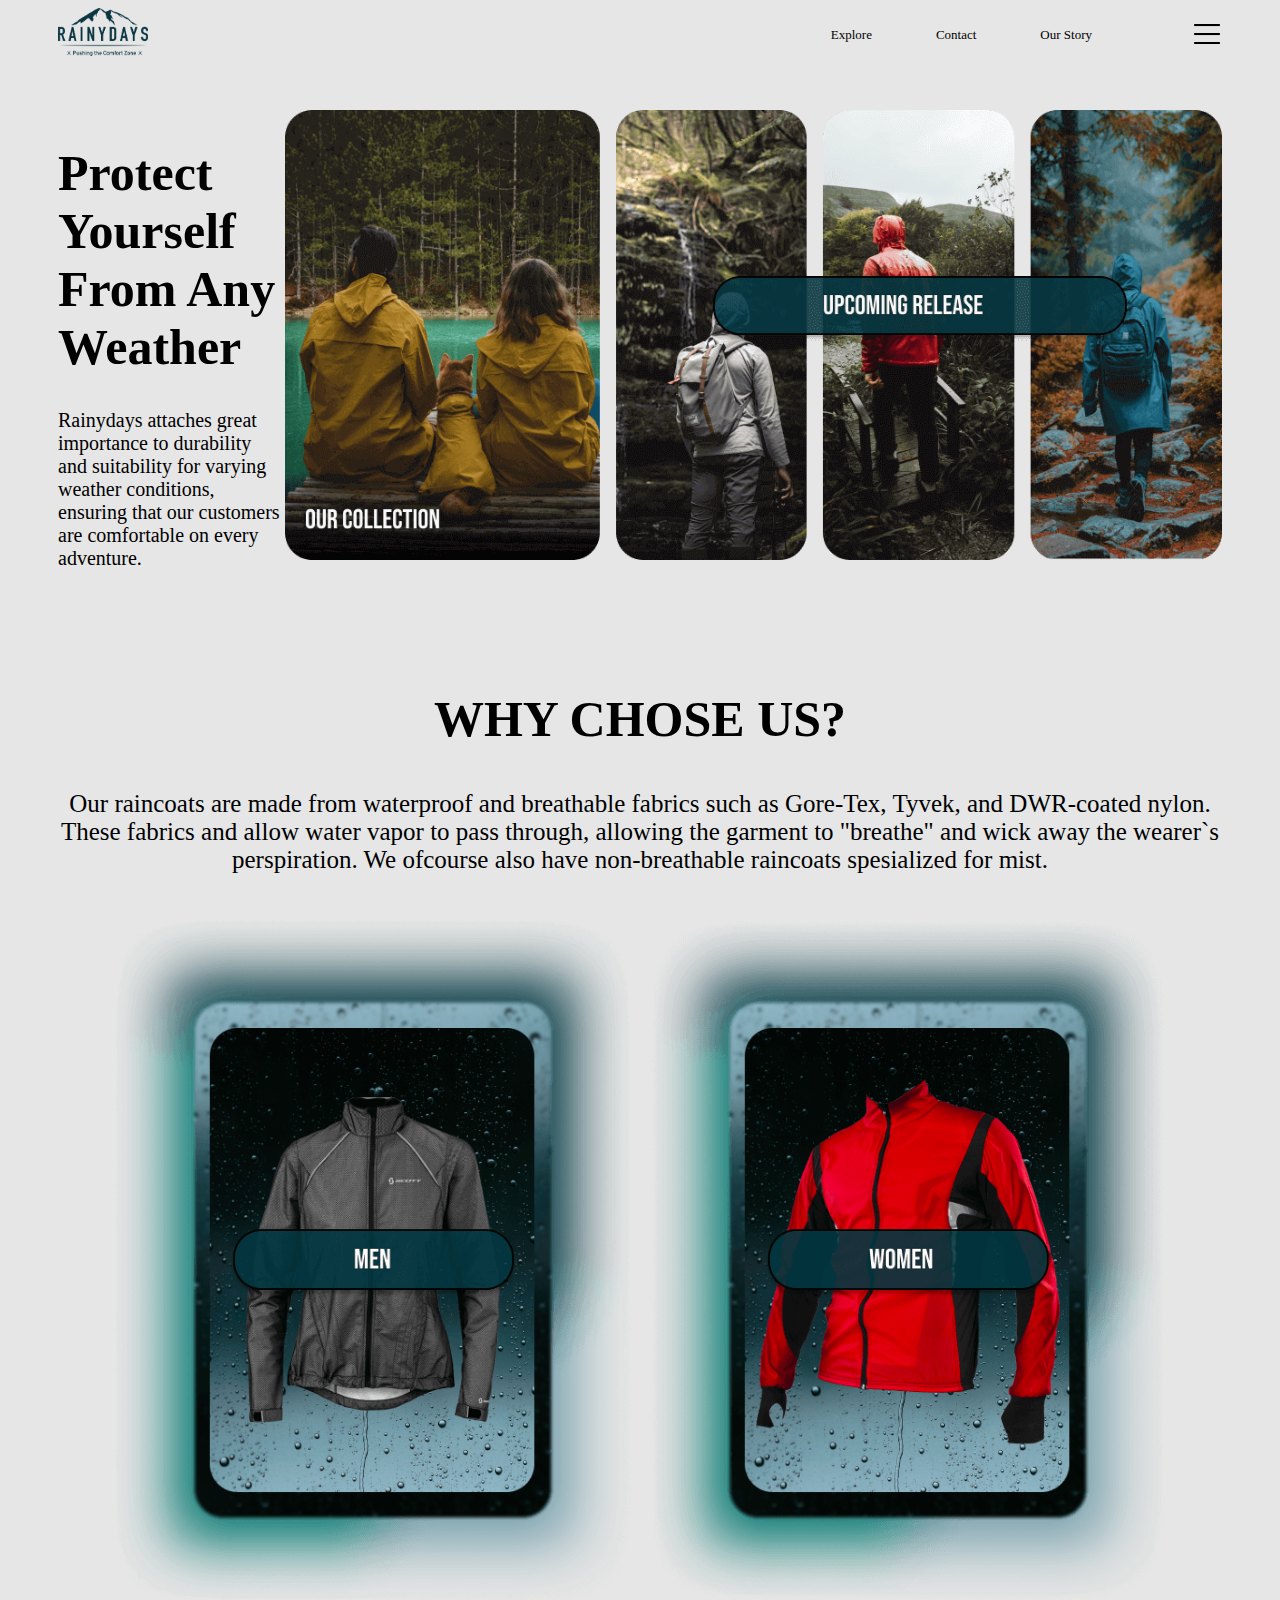
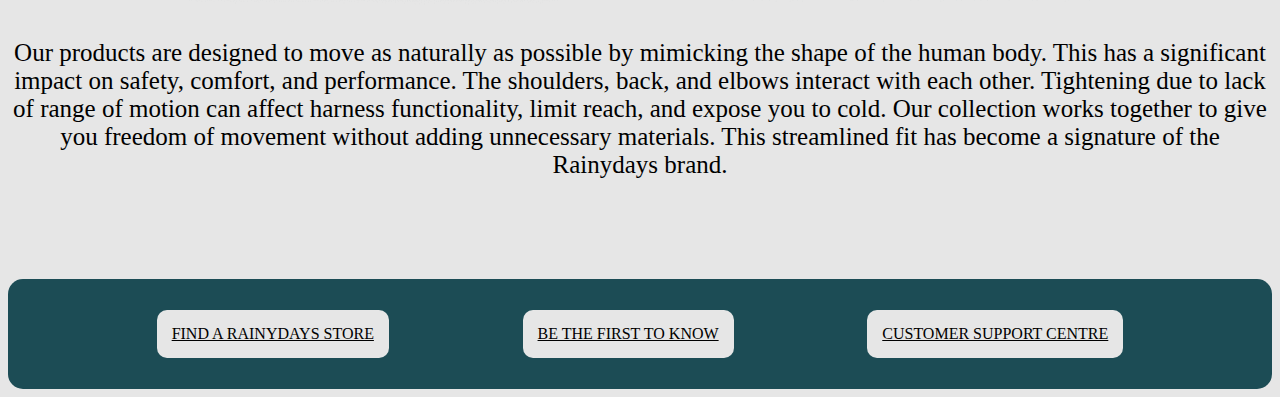
<file: index.html>
<!DOCTYPE html>
<html lang="en">
<head>
    <meta charset="UTF-8">
    <meta http-equiv="X-UA-Compatible" content="IE=edge">
    <meta name="viewport" content="width=device-width, initial-scale=1.0">
    <meta name="Description" content="Protect yourself from Rain, Wind, Mist and Frost">
    <title>RainyDays | Home</title>
    <link rel="stylesheet" href="css/style.css">
</head>
<body>
    <div class="navbar">
        <a href="index.html"><img src="/images/RainyDays_Logo.png" alt="Rainydays logo" class="logo"></a>
        <nav>
            <ul>
                <li><a href="collection.html">Explore</a></li>
                <li><a href="contact.html">Contact</a></li>
                <li><a href="contact.html">Our Story</a></li>
            </ul>
        </nav>
        <img src="/icons/menu.png" alt="menu stripe icon" class="menu_icon" >
    </div>
    <main>
        <section class="home-banner">
            <div class="home-banner-content">
                <h1>Protect Yourself From Any Weather</h1>
                <p>Rainydays attaches great importance to durability and suitability for varying weather conditions, ensuring that our customers are comfortable on every adventure.</p>
            </div>
            <div class="hero-gallery" >
                <a href="collection.html"><img src="/images/Hero-Gallery.png" alt="upcoming release of jackets in the forest" class="hero"></a>
            </div>
        </section>
        <section>
            <div class="home-info-1">
                <h2>WHY CHOSE US?</h2>
                <P>Our raincoats are made from waterproof and breathable fabrics such as Gore-Tex, Tyvek, and DWR-coated nylon. These fabrics and allow water vapor to pass through, allowing the garment to "breathe" and wick away the wearer`s perspiration. We ofcourse also have non-breathable raincoats spesialized for mist.</P>
            </div>
            <div class="homepage-raincoat">
                <a href="product.html"><img src="/images/Frontpage-M.png" alt="Main Raincoat for men" class="FP-img"/></a>
                <a href="product.html"><img src="/images/Frontpage-F.png" alt="Main Raincoat for female" class="FP-img"/></a>               
            </div>
            <div class="home-info-2">
                <p>Our products are designed to move as naturally as possible by mimicking the shape of the human body. This has a significant impact on safety, comfort, and performance.
                The shoulders, back, and elbows interact with each other. Tightening due to lack of range of motion can affect harness functionality, limit reach, and expose you to cold.
                Our collection works together to give you freedom of movement without adding unnecessary materials. This streamlined fit has become a signature of the Rainydays brand.</p>
            </div>
        </section>
    </main>
    <footer>
        <div>
            <a href="contact.html"><div class="icons">
                <p>FIND A RAINYDAYS STORE</p>
                <p>BE THE FIRST TO KNOW</p>
                <p>CUSTOMER SUPPORT CENTRE</p>
            </div></a>
        </div>
    </footer>
</body>
</html>
</file>
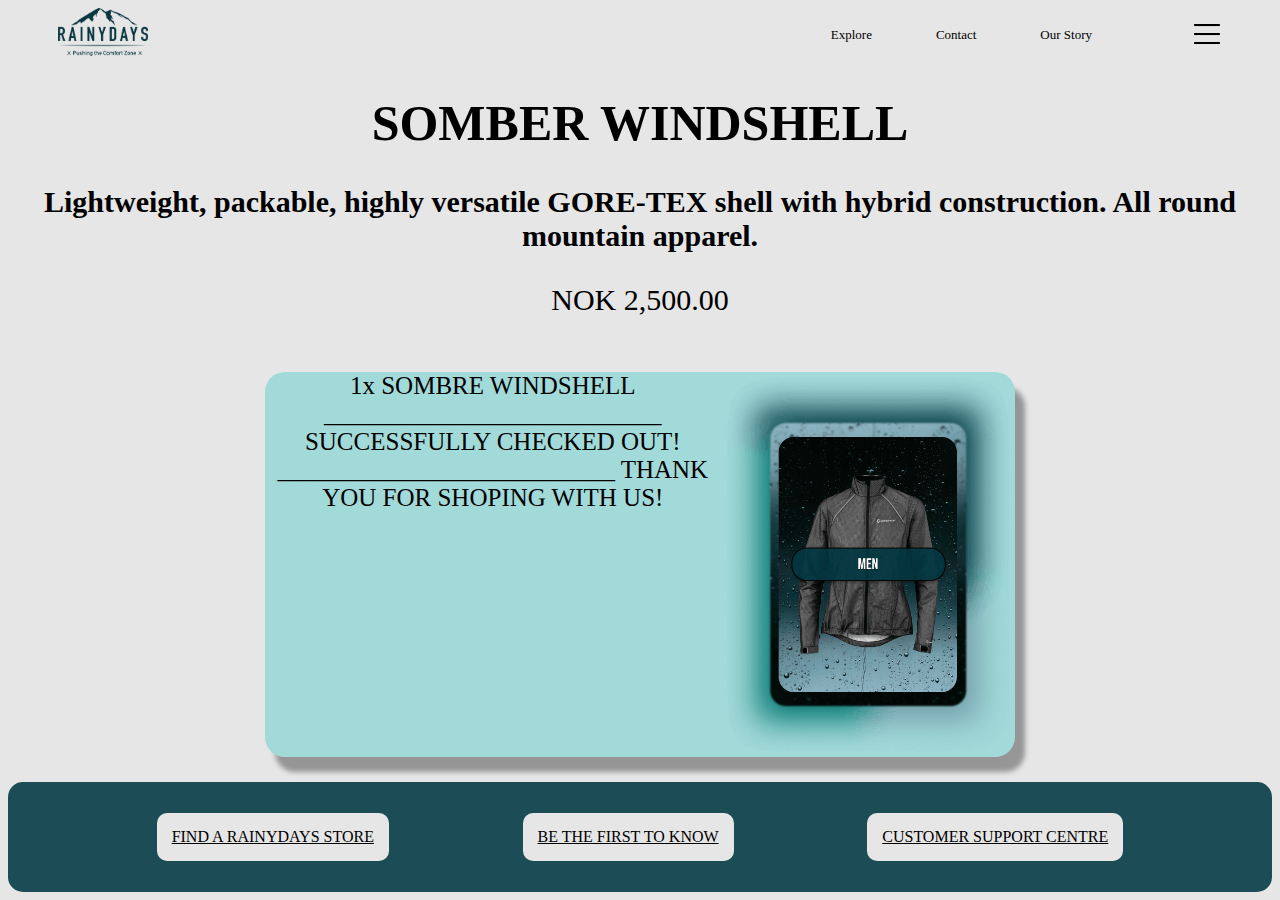
<file: checkout.html>
<!DOCTYPE html>
<html lang="en">
<head>
    <meta charset="UTF-8">
    <meta http-equiv="X-UA-Compatible" content="IE=edge">
    <meta name="viewport" content="width=device-width, initial-scale=1.0">
    <meta name="Description" content="SOMBER WINDSHELL nok 2,500.00">
    <title>RainyDays | Checkout</title>
    <link rel="stylesheet" href="css/style.css">
</head>
<body>
    <div class="navbar">
        <a href="index.html"><img src="/images/RainyDays_Logo.png" alt="Rainydays logo" class="logo"></a>
        <nav>
            <ul>
                <li><a href="collection.html">Explore</a></li>
                <li><a href="contact.html">Contact</a></li>
                <li><a href="contact.html">Our Story</a></li>
            </ul>
        </nav>
        <img src="/icons/menu.png" alt="menu stripe icon" class="menu_icon" >
    </div>
    <main>
        <section class="product-description">
            <div>
                <h1>SOMBER WINDSHELL</h1>
                <h2>Lightweight, packable, highly versatile GORE-TEX shell with hybrid construction. All round mountain apparel.</h2>
                <p>NOK 2,500.00</p>
            </div>
        </section>
        <section class="checkout-pt1">
            <p>
                                            
  1x SOMBRE WINDSHELL                             ___________________________                               SUCCESSFULLY CHECKED OUT! ___________________________ THANK YOU FOR SHOPING WITH US!
                <img src="/images/Frontpage-M.png" alt="Main jacket added to checkout">
            </p>
        </section>
    </main>
</body>
<footer>
    <div>
        <a href="contact.html"><div class="icons">
            <p>FIND A RAINYDAYS STORE</p>
            <p>BE THE FIRST TO KNOW</p>
            <p>CUSTOMER SUPPORT CENTRE</p>
        </div></a>
    </div>
</footer>
</html>
</file>
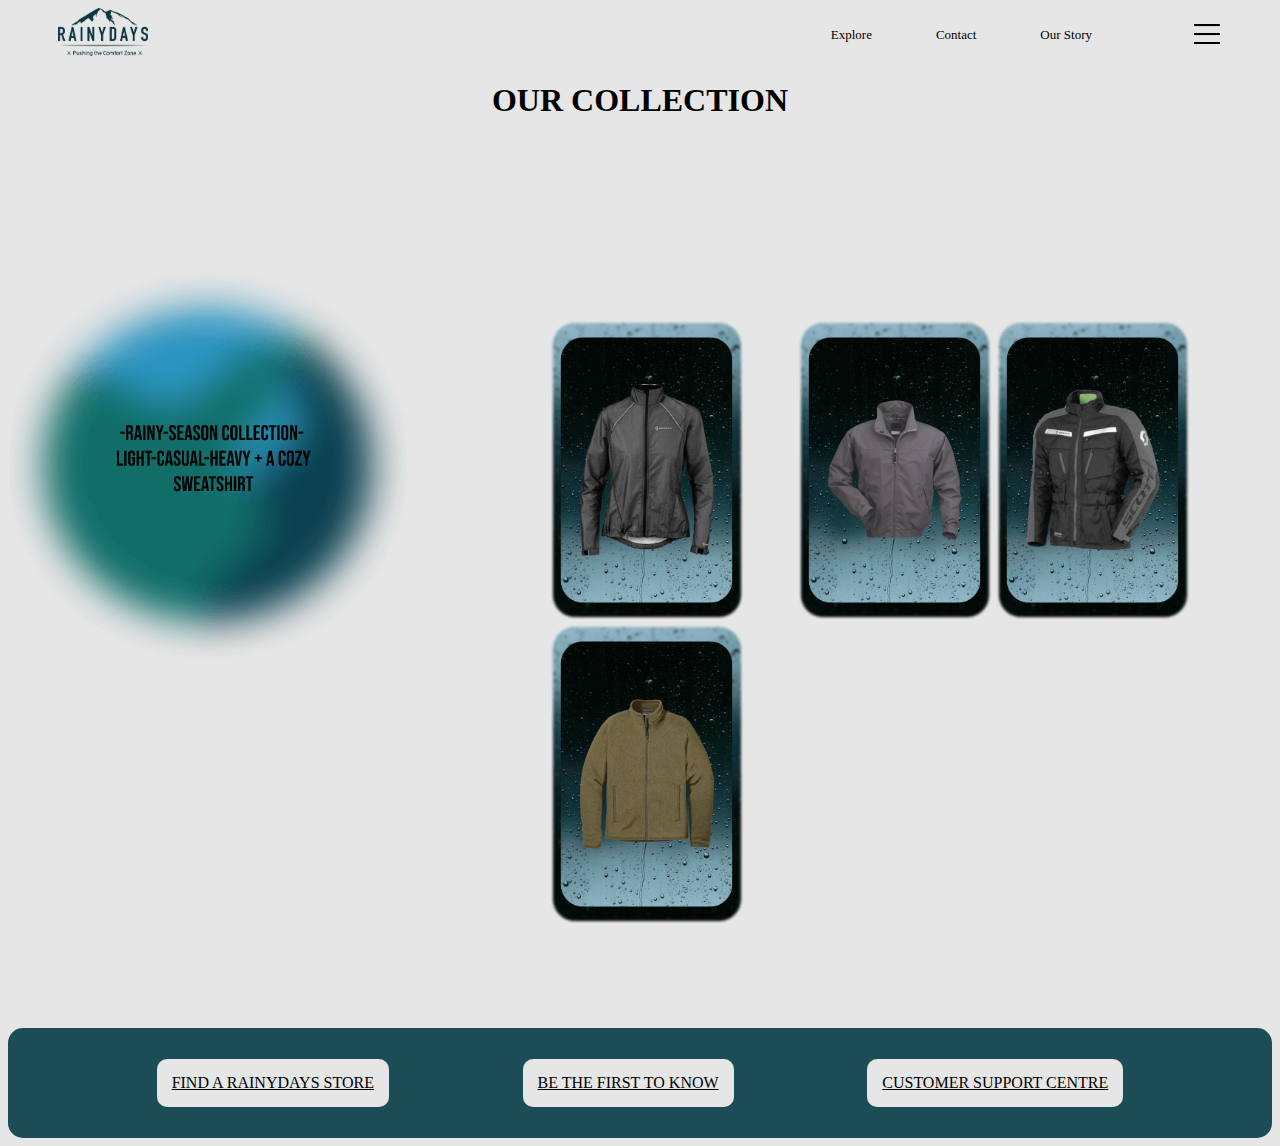
<file: collection.html>
<!DOCTYPE html>
<html lang="en">
<head>
    <meta charset="UTF-8">
    <meta http-equiv="X-UA-Compatible" content="IE=edge">
    <meta name="viewport" content="width=device-width, initial-scale=1.0">
    <meta name="Description" content="Rainy Season collection, light, casual, heavy and a cozy sweatshirt.">
    <title>RainyDays | Collection</title>
    <link rel="stylesheet" href="css/style.css">
</head>
<body>
    <div class="navbar">
        <a href="index.html"><img src="/images/RainyDays_Logo.png" alt="Rainydays logo" class="logo"></a>
        <nav>
            <ul>
                <li><a href="collection.html">Explore</a></li>
                <li><a href="contact.html">Contact</a></li>
                <li><a href="contact.html">Our Story</a></li>
            </ul>
        </nav>
        <img src="/icons/menu.png" alt="menu stripe icon" class="menu_icon" >
    </div>
    <div class="top-h1">
        <h1>OUR COLLECTION</h1>
    </div>
    <main class="collection-grid">
        <div class="left-side">
            <img src="/images/Left-side.png" alt="Rainy Season collection, light, casual, heavy and a cozy sweatshirt. ">
        </div>
        <div class="collection-row">
            <a href="product.html"><img src="/images/Pro1.png" class="pro1" alt="Our black rain jacket"></a>
            <img src="/images/Pro2.png" alt="Our mist rain jacket">
            <img src="/images/Pro3.png" alt="Our wind rain jacket">
            <img src="/images/Pro4.png" alt="Our frost jacket">
        </div>
    </main>
    <footer>
        <div>
            <a href="contact.html"><div class="icons">
                <p>FIND A RAINYDAYS STORE</p>
                <p>BE THE FIRST TO KNOW</p>
                <p>CUSTOMER SUPPORT CENTRE</p>
            </div></a>
        </div>
    </footer>
</body>
</html>
</file>
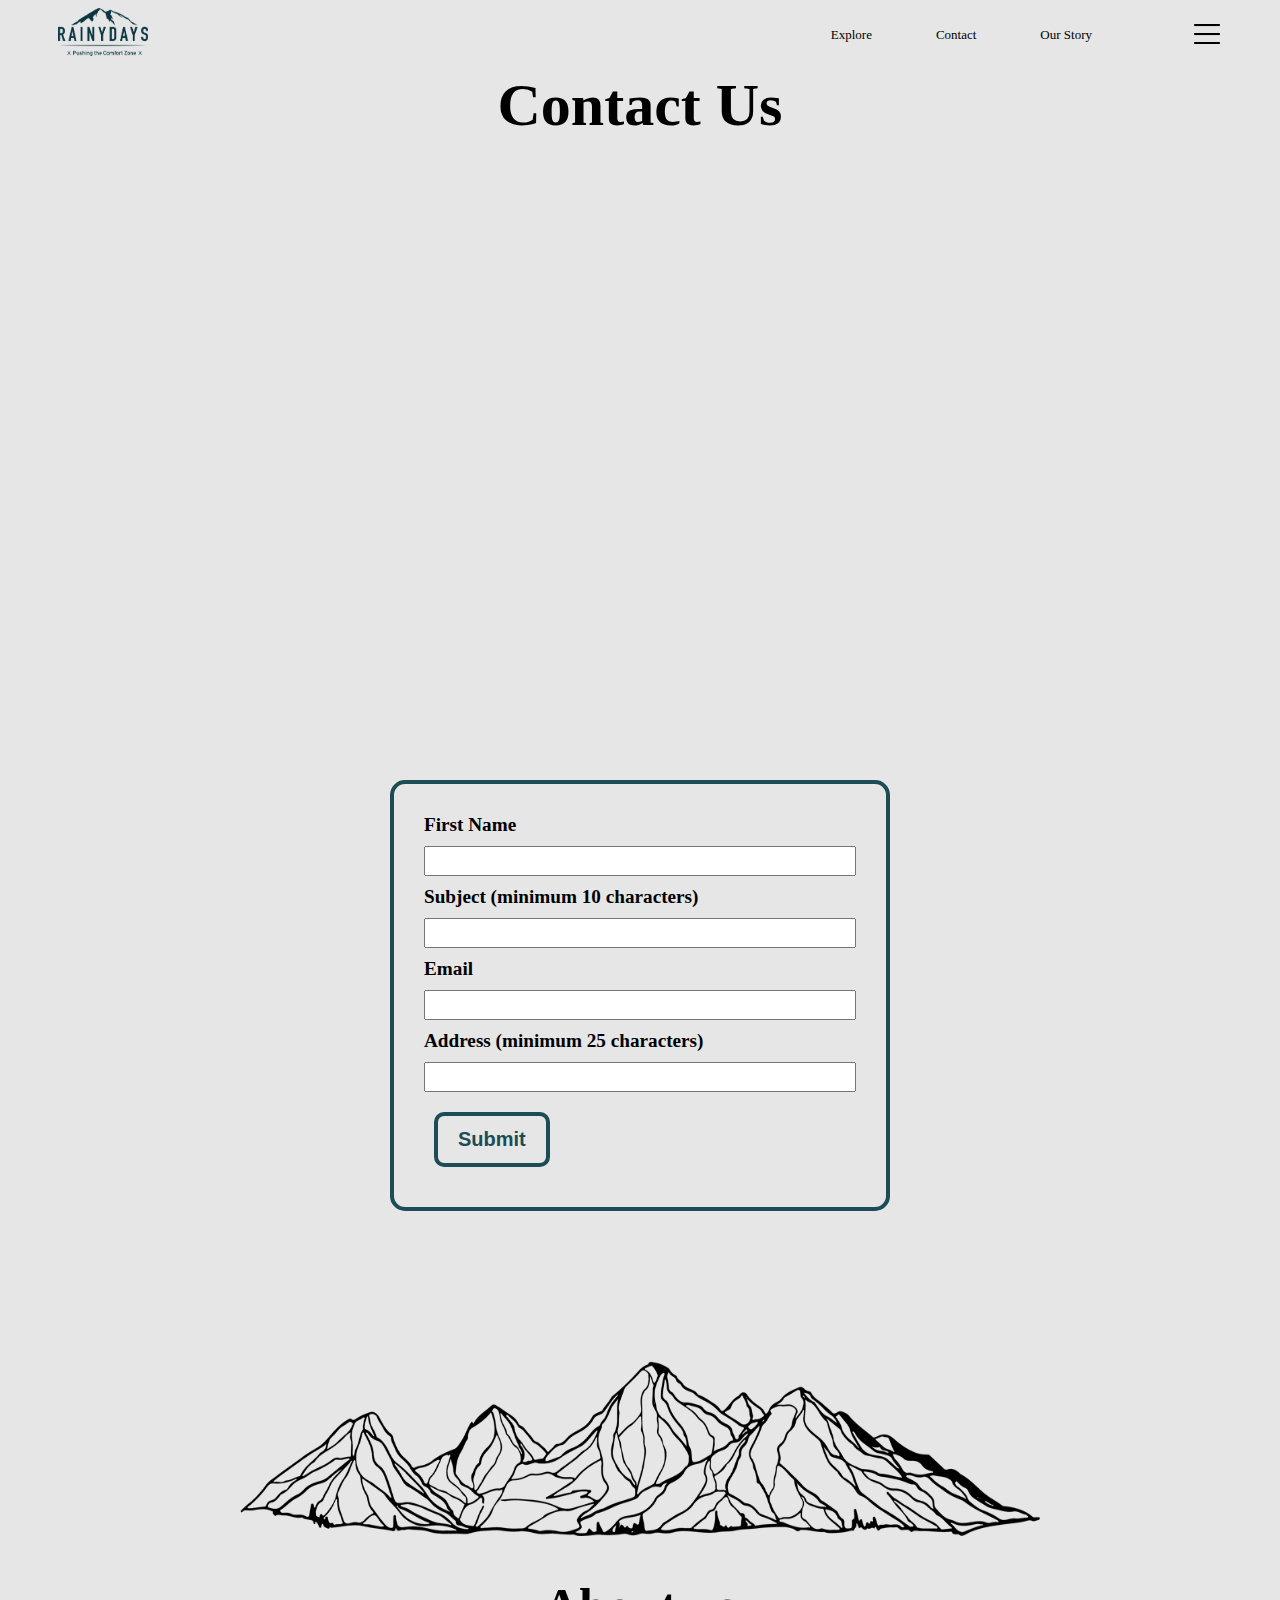
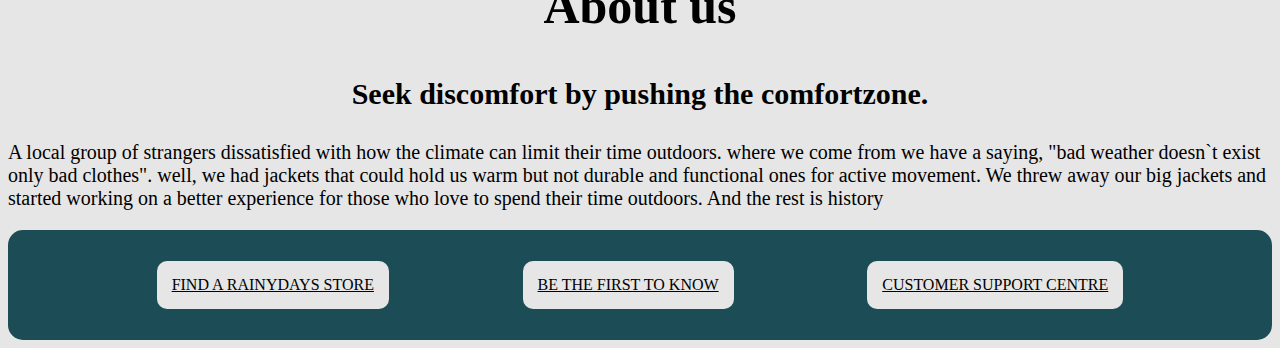
<file: contact.html>
<!DOCTYPE html>
<html lang="en">
<head>
    <meta charset="UTF-8">
    <meta http-equiv="X-UA-Compatible" content="IE=edge">
    <meta name="viewport" content="width=device-width, initial-scale=1.0">
    <meta name="Description" content="local group of strangers dissatisfied with how the climate can limit their time outdoors.">
    <title>RainyDays | About us & Contact us</title>
    <link rel="stylesheet" href="css/style.css">
</head>
<body>
    <div class="navbar">
        <a href="index.html"><img src="/images/RainyDays_Logo.png" alt="Rainydays logo" class="logo"></a>
        <nav>
            <ul>
                <li><a href="collection.html">Explore</a></li>
                <li><a href="contact.html">Contact</a></li>
                <li><a href="contact.html">Our Story</a></li>
            </ul>
        </nav>
        <img src="/icons/menu.png" alt="menu stripe icon" class="menu_icon" >
    </div>
    <section>
        <div class="c-u">
            <h1>Contact Us</h1>
        </div>
        <main>
            <form class="form-container" name="contactForm" id="contactForm">
                <div>
                    <label>
                        First Name 
                        <input type="text" name="firstName" id="firstName">
                    </label>
                    <div class="form-error" id="nameError">
                        Please enter your name
                    </div>
                </div>
                <div>
                    <label>
                        Subject (minimum 10 characters)
                        <input type="text" name="subject" id="subject">
                    </label>
                    <div class="form-error" id="subjectError">
                        Please enter the subject
                    </div>
                </div>
                <div>
                    <label>
                        Email 
                        <input type="text" name="email" id="email">
                    </label>
                    <div class="form-error" id="emailError">
                        Please enter your email
                    </div>
                </div>
                <div>
                    <label>
                        Address (minimum 25 characters)
                        <input type="text" name="address" id="address">
                    </label>
                    <div class="form-error" id="addressError">
                        Please enter your address
                    </div>
                </div>
                <button class="contactbtn" id="btn" type="submit">Submit</button>
            </form>
        </main>
        <div class="phone-cu">
            <p>Have questions? Shoot us an Email.
                tlf: 47+ 22044066
                email: help@rainydays.com
                Locations: Oslo gate 6, Bergen gate 6</p>
        </div>
        <div class="us-jpg-1">
            <img src="/images/dlf.pt-mountain-drawing-png-1952885.png" alt="Mountain vector" class="us-jpg-2">
        </div>
        <div class="about-us">
            <h2>About us</h2>
            <h3>Seek discomfort by pushing the comfortzone.</h3>
            <P>A local group of strangers dissatisfied with how the climate can limit their time outdoors. where we come from we have a saying, "bad weather doesn`t exist only bad clothes".  well, we had jackets that could hold us warm but not durable and functional ones for active movement. We threw away our big jackets and started working on a better experience for those who love to spend their time outdoors. And the rest is history</P>
        </div>
    </section>

    <script src="/js/contact.js"></script>
    <footer>
        <div>
            <a href="contact.html"><div class="icons">
                <p>FIND A RAINYDAYS STORE</p>
                <p>BE THE FIRST TO KNOW</p>
                <p>CUSTOMER SUPPORT CENTRE</p>
            </div></a>
        </div>
    </footer>
</body>
</html>
</file>
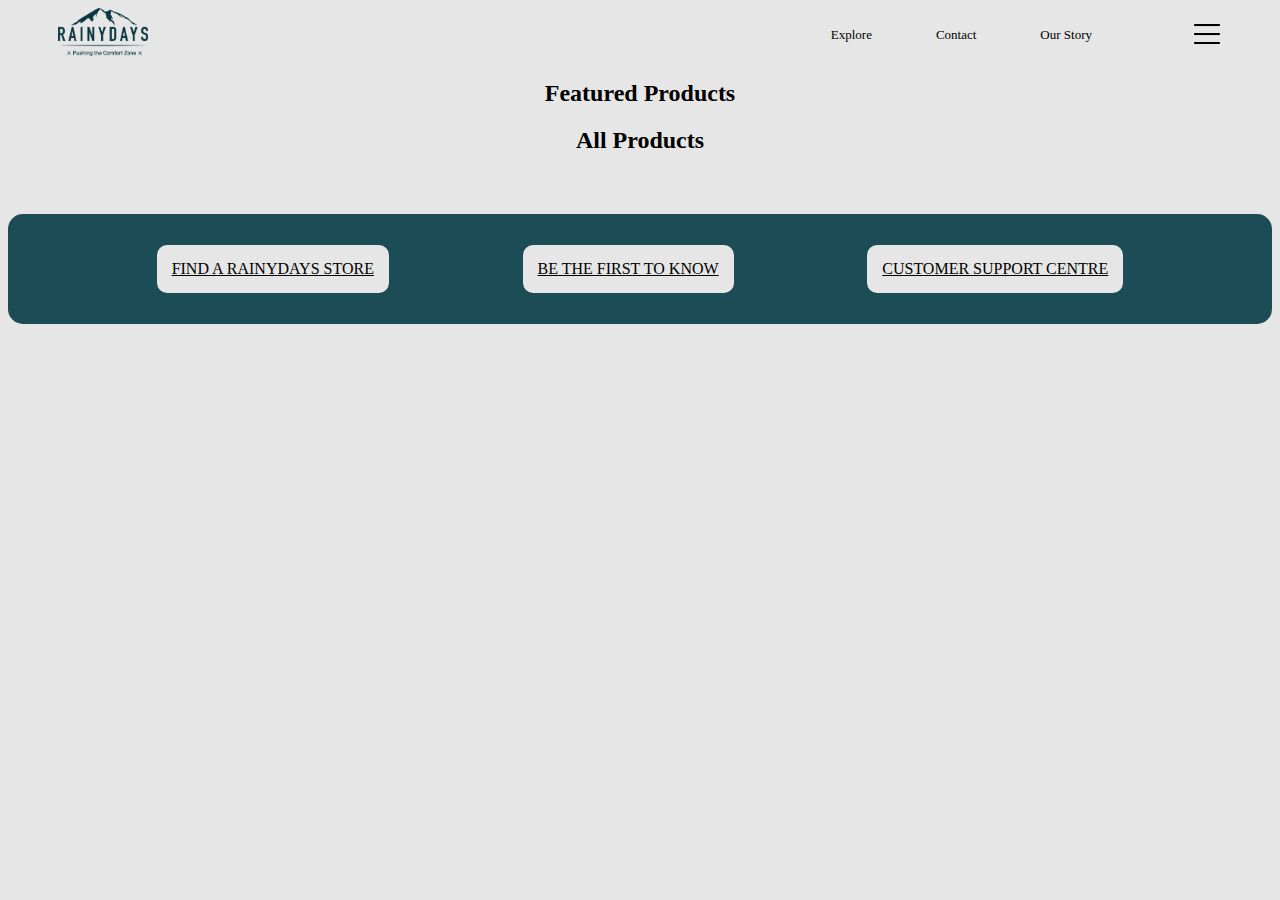
<file: product.html>
<!DOCTYPE html>
<html lang="en">
<head>
    <meta charset="UTF-8">
    <meta http-equiv="X-UA-Compatible" content="IE=edge">
    <meta name="viewport" content="width=device-width, initial-scale=1.0">
    <meta name="Description" content="Lightweight, packable, highly versatile raincoats">
    <title>RainyDays | Product</title>
    <link rel="stylesheet" href="css/style.css">
    
</head>
<body>
    <div class="navbar">
        <a href="index.html"><img src="/images/RainyDays_Logo.png" alt="Rainydays logo" class="logo"></a>
        <nav>
            <ul>
                <li><a href="collection.html">Explore</a></li>
                <li><a href="contact.html">Contact</a></li>
                <li><a href="contact.html">Our Story</a></li>
            </ul>
        </nav>
        <img src="/icons/menu.png" alt="menu stripe icon" class="menu_icon" >
    </div>
    <main>
        <section id="featured-products">
          <h2>Featured Products</h2>
          <div id="featured-container"></div>
        </section>
        <section id="all-products">
          <h2>All Products</h2>
          <div id="products-container"></div>
        </section>
        <section id="product-detail">
          <h2></h2>
          <div id="product-detail-container"></div>
        </section>
      </main>      
    <script src="/js/product.js"></script>
    <footer>
        <div>
            <a href="contact.html"><div class="icons">
                <p>FIND A RAINYDAYS STORE</p>
                <p>BE THE FIRST TO KNOW</p>
                <p>CUSTOMER SUPPORT CENTRE</p>
            </div></a>
        </div>
    </footer>
</body>
</html>
</file>
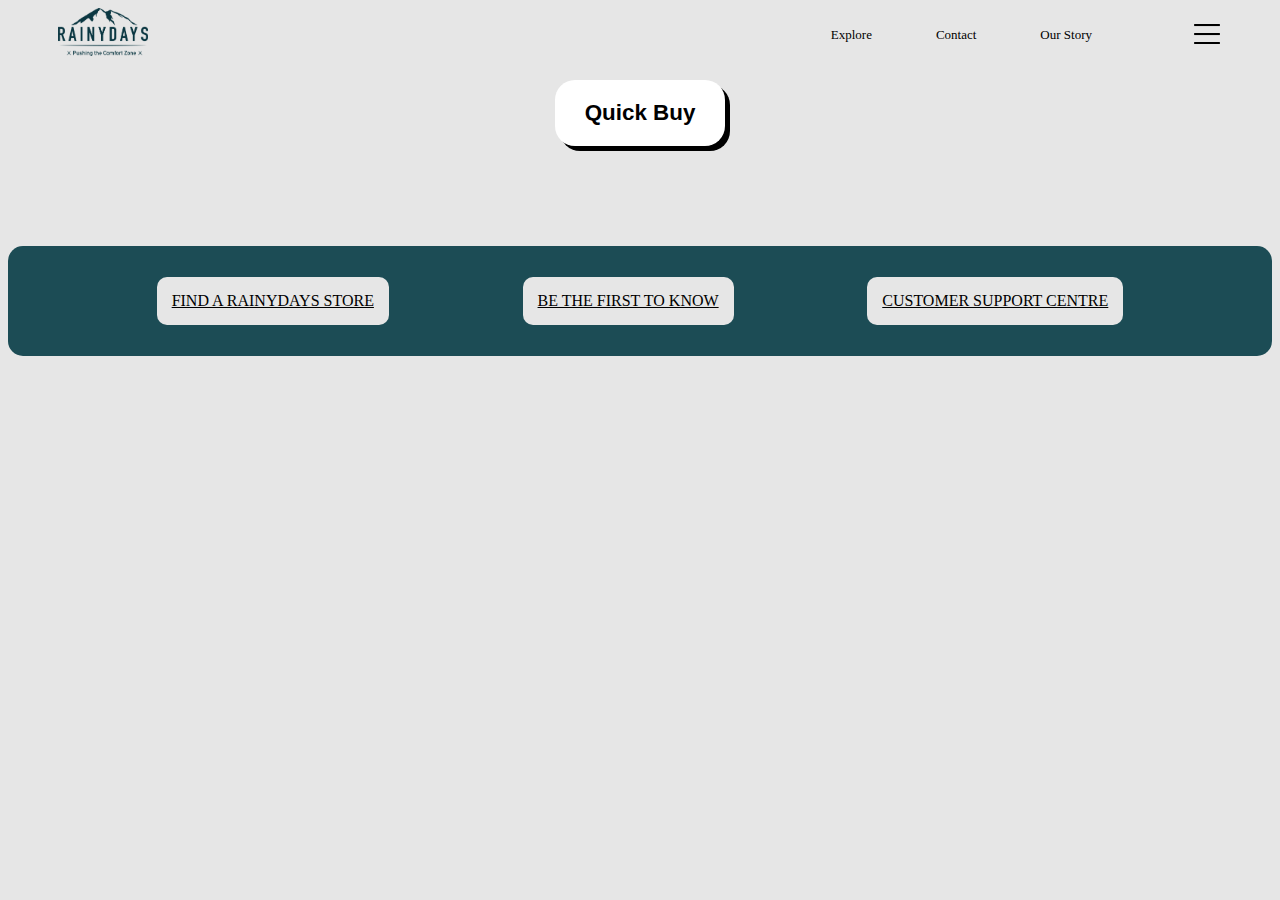
<file: productdetail.html>
<!DOCTYPE html>
<html lang="en">
<head>
    <meta charset="UTF-8">
    <meta http-equiv="X-UA-Compatible" content="IE=edge">
    <meta name="viewport" content="width=device-width, initial-scale=1.0">
    <meta name="Description" content="Lightweight, packable, highly versatile raincoats">
    <title>RainyDays | Product</title>
    <link rel="stylesheet" href="css/style.css">
    
</head>
<body>
    <div class="navbar">
        <a href="index.html"><img src="/images/RainyDays_Logo.png" alt="Rainydays logo" class="logo"></a>
        <nav>
            <ul>
                <li><a href="collection.html">Explore</a></li>
                <li><a href="contact.html">Contact</a></li>
                <li><a href="contact.html">Our Story</a></li>
            </ul>
        </nav>
        <img src="/icons/menu.png" alt="menu stripe icon" class="menu_icon" >
    </div>
    <main>

        <div id="product-detail"></div>

        <div class="btn-c">
            <button id="popupbtn" class="button">Quick Buy</button>
        </div>
        <div class="popup">
            <div class="popcard">
                <h1>Purchase Complete</h1>
                <p>Your order will be shipped shortly and will be ready to pick up at your local post service</p>
            </div>
        </div>

        

        <script src="js/productdetail.js"></script>    

 
    </main>
    <footer>
        <div>
            <a href="contact.html"><div class="icons">
                <p>FIND A RAINYDAYS STORE</p>
                <p>BE THE FIRST TO KNOW</p>
                <p>CUSTOMER SUPPORT CENTRE</p>
            </div></a>
        </div>
    </footer>
</body>
</html>
</file>
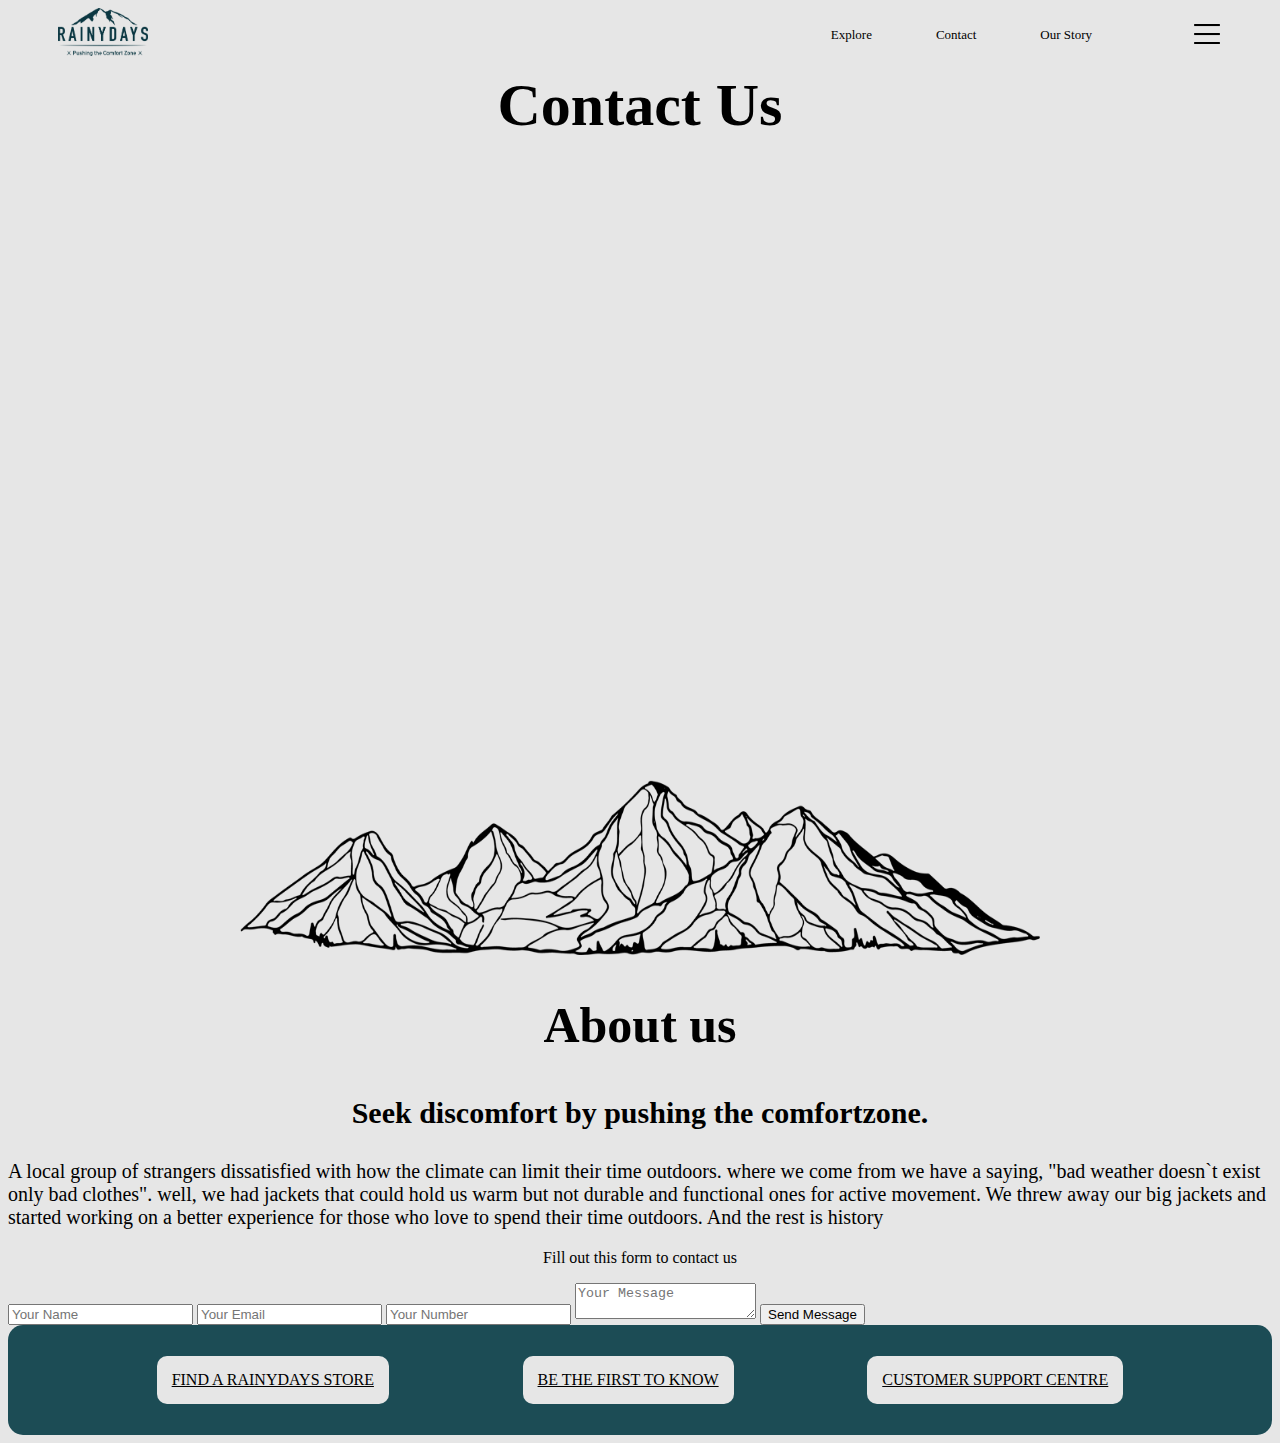
<file: us.html>
<!DOCTYPE html>
<html lang="en">
<head>
    <meta charset="UTF-8">
    <meta http-equiv="X-UA-Compatible" content="IE=edge">
    <meta name="viewport" content="width=device-width, initial-scale=1.0">
    <meta name="Description" content="local group of strangers dissatisfied with how the climate can limit their time outdoors.">
    <title>RainyDays | About us & Contact us</title>
    <link rel="stylesheet" href="css/styles.css">
</head>
<body>
    <div class="navbar">
        <a href="index.html"><img src="/images/RainyDays_Logo.png" alt="Rainydays logo" class="logo"></a>
        <nav>
            <ul>
                <li><a href="collection.html">Explore</a></li>
                <li><a href="us.html">Contact</a></li>
                <li><a href="us.html">Our Story</a></li>
            </ul>
        </nav>
        <img src="/icons/menu.png" alt="menu stripe icon" class="menu_icon" >
    </div>
    <section>
        <div class="c-u">
            <h1>Contact Us</h1>
        </div>
        <div class="phone-cu">
            <p>Have questions? Shoot us an Email.
                tlf: 47+ 22044066
                email: help@rainydays.com
                Locations: Oslo gate 6, Bergen gate 6</p>
        </div>
        <div class="us-jpg-1">
            <img src="/images/dlf.pt-mountain-drawing-png-1952885.png" alt="Mountain vector" class="us-jpg-2">
        </div>
        <div class="about-us">
            <h2>About us</h2>
            <h3>Seek discomfort by pushing the comfortzone.</h3>
            <P>A local group of strangers dissatisfied with how the climate can limit their time outdoors. where we come from we have a saying, "bad weather doesn`t exist only bad clothes".  well, we had jackets that could hold us warm but not durable and functional ones for active movement. We threw away our big jackets and started working on a better experience for those who love to spend their time outdoors. And the rest is history</P>
        </div>
    </section>
    <section class="contact-us">
        <div class="contact-box">
            <p>Fill out this form to contact us</p>
            <form>  
                <input type="text" class="input-field" placeholder="Your Name">
                <input type="text" class="input-field" placeholder="Your Email">
                <input type="text" class="input-field" placeholder="Your Number">
                <textarea type="text" class="input-field i-f-txt" placeholder="Your Message"></textarea>
                <button type="submit" class="btn-us">Send Message</button>
            </form>
        </div>
    </section>
    <footer>
        <div>
            <a href="us.html"><div class="icons">
                <p>FIND A RAINYDAYS STORE</p>
                <p>BE THE FIRST TO KNOW</p>
                <p>CUSTOMER SUPPORT CENTRE</p>
            </div></a>
        </div>
    </footer>
</body>
</html>
</file>
<file: css/style.css>
a:hover {
    text-decoration: underline;
}

body {
    background-color: #E6E6E6;
}
.navbar {
    align-items: center;
    display: flex;
    height: 12%;
}

.logo{
    width: 90px;
    cursor: pointer;
    margin-left: 50px;
}

.menu_icon {
    width: 30px;
    cursor: pointer;
    margin-left: 100px;
    margin-right: 50px;
}

nav {
    flex: 1;
    text-align: right;
}

nav ul li {
    list-style: none;
    display: inline;
    margin-left: 60px;
}

nav ul li a {
    text-decoration: none;
    color: black;
    font-size: 13px;
}

.home-banner {
    display: flex;
    margin: 50px;
}

.home-banner-content h1 {
    font-size: 50px;
}

.home-banner-content p {
    font-size: 20px;
}

.home-info-1 h2 {
    display: flex;
    justify-content: center;
    font-size: 50px;
    margin-top: 100px;
}

.home-info-1 p {
    margin: 36px;
    font-size: 25px;
    text-align: center;
}

.homepage-raincoat {
    display: flex;
    justify-content: center;

}

.FP-img:hover {
    transform: translateY(-30px);
    transition: 0.7s;
}

.FP-img {
    transition: 0.7s;
}

.home-info-2 p {
    font-size: 25px;
    text-align: center;
    margin-bottom: 100px;
}

.icons {
    background-color: #1c4c55;
    border-radius: 15px;
    padding: 15px;
    display: flex;
    justify-content: space-evenly;
}

.icons p {
    background-color: #e6e6e6;
    padding: 15px;
    border-radius: 10px;
}

a {
    color: black;
}

/* contact.html */ 

/* New Contact Form */

.contactbtn {
    padding: 0.6em 1em;
    border: 4px solid #1c4c55;
    transition: 0.3s;
    background-color: transparent;
    color: #1c4c55;
    font-weight: bolder;
    font-size: 20px;
    margin: 10px;
    border-radius: 10px;
}

.contactbtn:hover {
    transform: scale(1.2) rotate(10deg);
    background-color: #1c4c55;
    color: white;
}

.form-container {
    border: 4px solid #1c4c55;
    padding: 30px;
    border-radius: 15px;
    margin: 0 auto;
    width: 500px;
    box-sizing: border-box;
    margin-bottom: 150px;
    font-size: larger;
    font-weight: bolder;
    color: black;
}

.form-container input {
    margin: 10px 0;
    width: 100%;
    height: 30px;
    box-sizing: border-box;
}

.form-error {
    color: red;
    font-size: 0.9em;
    display: none;
    margin-top: 5px;
    margin-bottom: 10px;

}

/* New Contact Form */

.c-u {
    font-size: 30px;
    display: flex;
    justify-content: center;
    margin: -30px;
    margin-bottom: 600px;
}

.us-jpg-1 {
    display: flex;
    justify-content: center;
}

.us-jpg-2 {
    height: 175px;
    width: 800px;
}

.about-us h2 {
    font-size: 50px;
    display: flex;
    justify-content: center;
}

.about-us h3 {
    font-size: 30px;
    display: flex;
    justify-content: center;
}

.about-us p {
    font-size: 20px;
}

/* COLLECTION.HTML */

.top-h1 {
    margin-left: 225px;
}

.collection-grid {
    display: inline-flex;
    margin-left: 170px;
}

.collection-row {
    margin-top: 180px;
    margin-left: 135px;
    margin-bottom: 100px;
}

.collection-row img {
    height: 300px;
    width: auto;
}

.left-side img {
    height: 400px;
    width: auto;
    margin-top: 125px;
    margin-bottom: 80px;
}

.pro1 {
    margin-right: 50px;
}

.pro1:hover {
    transform: translateY(-30px);
    transition: 0.7s;
}

.pro1 {
    transition: 0.7s;
}

/* PRODUCT.HTML */

.product-description, h1, h2, p {
    display: flex;
    justify-content: center;
}

.product-description h1 {
    text-align: center;
    font-size: 50px;
}

.product-description h2 {
    text-align: center;
    font-size: 30px;
}

.product-description p {
    font-size: 30px;
}

.product-picture {
    display: flex;
    justify-content: center;
}

.product-btn {
    display: flex;
    justify-content: center;
    margin-bottom: 50px;
}

.size-btn {
    height: 50px;
    width: 50px;
    background-color: #8dc4c4;
    font-size: 20px;
}

.size-btn:hover {
    background-color: #82dbdb;
}

.checkout-btn {
    height: 50px;
    width: 150px;
    background-color: #489595;
    font-size: 20px;
}

.checkout-btn:hover {
    background-color: #82dbdb;
}

/*CHECKOUT.HTML*/

.checkout-pt1 {
    display: flex;
    justify-content: center;
}

.checkout-pt1 p {
    height: 385px;
    width: 750px;
    background-color: #a2dada;
    text-align: center;
    font-size: 30px;
    border-radius: 20px;
    box-shadow: rgba(0, 0, 0, 0.35) 10px 15px 5px;
}

/* MEDIA */

@media (min-width: 250px) {


    .navbar  ul{
        display: none;

    }

    .contact-us {
        display: none;
    }

    .phone-cu {
        display: block;
    }
    
    .hero {
        display: none;
    }

    .home-info-1 h1 {
        text-align: center;
    }

    .homepage-raincoat img {
        height: 300px;
        
    }

    .checkout-pt1 img {
        display: none;
    }

    .checkout-pt1 p {
        font-size: 25px;
    }

    .c-u {
        margin-bottom: auto;
    }

    .product-picture img {
        height: 500px;
    }

    .collection-grid {
        margin: 0px;
    }

    .left-side {
        display: none;
    }

    .top-h1 {
        margin-left: 0px;
    }


}

@media (min-width: 700px) {


    .navbar  ul{
        display: block;

    }

    .homepage-raincoat img {
        height: 500px;
        
    }

    .hero {
        display: block;
        height: 165px;
    }

    .checkout-pt1 img {
        display: block;
    }


    .contact-us {
        display: block;
    }

    .phone-cu {
        display: none;
    }

    .c-u {
        margin-bottom: 600px;
    }

    .product-picture img {
        height: auto;
    }

} 

@media (min-width: 1025px) {


    .navbar  ul{
        display: block;

    }

    .homepage-raincoat img {
        height: 700px;
        
    }

    .hero {
        display: block;
        height: 330px;
    }

    .checkout-pt1 img {
        display: block;
    }

    .contact-us {
        display: block;
    }

    .phone-cu {
        display: none;
    }

    .c-u {
        margin-bottom: 600px;
    }

    .hero {
        height: 250px;
    }

    .collection-grid {
        margin: auto;
    }

    .left-side {
        display: block;
    }

    .top-h1 {
        margin-left: auto;
    }

} 

@media (min-width: 1200px) {


    .hero {
        height: 450px;
    }



    
}


#products-container {
  display: grid;
  grid-template-columns: repeat(2, 1fr);
  gap: 20px;
}

.product-thumbnail {
  border: 1px solid #ccc;
  padding: 20px;
  text-align: center;
  border-radius: 20px;
}

.product-link {
  display: block;
  text-decoration: none;
  color: #333;
}

.product-link:hover {
  text-decoration: underline;
}

.product-thumbnail img {
  max-width: 100%;
  height: auto;
}

.product-thumbnail h2 {
    font-size: 35px;
}

#product-detail {
    display: flex;
    flex-direction: column;
    align-items: center;
    justify-content: center;
    text-align: center;
  }

#product-detail p {
    font-size: larger;
  }




.btn-c {
    display: flex;
    justify-content: center;
    margin-top: 20px;
    margin-bottom: 100px;
}

.button {
  background-color: white;
  font-size: 1.4rem;
  font-weight: 600;
  padding: 20px 30px;
  box-shadow: 5px 5px;
  border-radius: 20px;
  border: none;
  transition: 0.2s;
}

.button:hover {
  color: white;
  background-color: black;
  border-radius: 20px;
  box-shadow: none;
  outline: none;
  border: none;
  cursor: pointer;
}

.button:active {
  transform: scale(0.9);
}

.popup {
  display: none;
  position: fixed;
  z-index: 1;
  top: 0;
  left: 0;
  height: 100%;
  width: 100%;
  overflow: auto;
  background-color: rgba(0,0,0,0.4);
}

.popcard {
  background-color: white;
  border-radius: 20px;
  margin: 10% auto;
  padding: 40px;
  width: 50%;
  text-align: center;
  font-size: 1.2rem;
  box-shadow: 0 2px 15px 0 #1c4c55;
  animation: 0.5s;
}
</file>
<file: css/styles.css>
a:hover {
    text-decoration: underline;
}

body {
    background-color: #E6E6E6;
}
.navbar {
    align-items: center;
    display: flex;
    height: 12%;
}

.logo{
    width: 90px;
    cursor: pointer;
    margin-left: 50px;
}

.menu_icon {
    width: 30px;
    cursor: pointer;
    margin-left: 100px;
    margin-right: 50px;
}

nav {
    flex: 1;
    text-align: right;
}

nav ul li {
    list-style: none;
    display: inline;
    margin-left: 60px;
}

nav ul li a {
    text-decoration: none;
    color: black;
    font-size: 13px;
}

.home-banner {
    display: flex;
    margin: 50px;
}

.home-banner-content h1 {
    font-size: 50px;
}

.home-banner-content p {
    font-size: 20px;
}

.home-info-1 h2 {
    display: flex;
    justify-content: center;
    font-size: 50px;
    margin-top: 100px;
}

.home-info-1 p {
    margin: 36px;
    font-size: 25px;
    text-align: center;
}

.homepage-raincoat {
    display: flex;
    justify-content: center;

}

.FP-img:hover {
    transform: translateY(-30px);
    transition: 0.7s;
}

.FP-img {
    transition: 0.7s;
}

.home-info-2 p {
    font-size: 25px;
    text-align: center;
    margin-bottom: 100px;
}

.icons {
    background-color: #1c4c55;
    border-radius: 15px;
    padding: 15px;
    display: flex;
    justify-content: space-evenly;
}

.icons p {
    background-color: #e6e6e6;
    padding: 15px;
    border-radius: 10px;
}

a {
    color: black;
}

/* contact.html */ 

/* New Contact Form */

.contactbtn {
    padding: 0.6em 1em;
    border: 4px solid #1c4c55;
    transition: 0.3s;
    background-color: transparent;
    color: #1c4c55;
    font-weight: bolder;
    font-size: 20px;
    margin: 10px;
    border-radius: 10px;
}

.contactbtn:hover {
    transform: scale(1.2) rotate(10deg);
    background-color: #1c4c55;
    color: white;
}

.form-container {
    border: 4px solid #1c4c55;
    padding: 30px;
    border-radius: 15px;
    margin: 0 auto;
    width: 500px;
    box-sizing: border-box;
    margin-bottom: 150px;
    font-size: larger;
    font-weight: bolder;
    color: black;
}

.form-container input {
    margin: 10px 0;
    width: 100%;
    height: 30px;
    box-sizing: border-box;
}

.form-error {
    color: red;
    font-size: 0.9em;
    display: none;
    margin-top: 5px;
    margin-bottom: 10px;

}

/* New Contact Form */

.c-u {
    font-size: 30px;
    display: flex;
    justify-content: center;
    margin: -30px;
    margin-bottom: 600px;
}

.us-jpg-1 {
    display: flex;
    justify-content: center;
}

.us-jpg-2 {
    height: 175px;
    width: 800px;
}

.about-us h2 {
    font-size: 50px;
    display: flex;
    justify-content: center;
}

.about-us h3 {
    font-size: 30px;
    display: flex;
    justify-content: center;
}

.about-us p {
    font-size: 20px;
}

/* COLLECTION.HTML */

.top-h1 {
    margin-left: 225px;
}

.collection-grid {
    display: inline-flex;
    margin-left: 170px;
}

.collection-row {
    margin-top: 180px;
    margin-left: 135px;
    margin-bottom: 100px;
}

.collection-row img {
    height: 300px;
    width: auto;
}

.left-side img {
    height: 400px;
    width: auto;
    margin-top: 125px;
    margin-bottom: 80px;
}

.pro1 {
    margin-right: 50px;
}

.pro1:hover {
    transform: translateY(-30px);
    transition: 0.7s;
}

.pro1 {
    transition: 0.7s;
}

/* PRODUCT.HTML */

.product-description, h1, h2, p {
    display: flex;
    justify-content: center;
}

.product-description h1 {
    text-align: center;
    font-size: 50px;
}

.product-description h2 {
    text-align: center;
    font-size: 30px;
}

.product-description p {
    font-size: 30px;
}

.product-picture {
    display: flex;
    justify-content: center;
}

.product-btn {
    display: flex;
    justify-content: center;
    margin-bottom: 50px;
}

.size-btn {
    height: 50px;
    width: 50px;
    background-color: #8dc4c4;
    font-size: 20px;
}

.size-btn:hover {
    background-color: #82dbdb;
}

.checkout-btn {
    height: 50px;
    width: 150px;
    background-color: #489595;
    font-size: 20px;
}

.checkout-btn:hover {
    background-color: #82dbdb;
}

/*CHECKOUT.HTML*/

.checkout-pt1 {
    display: flex;
    justify-content: center;
}

.checkout-pt1 p {
    height: 385px;
    width: 750px;
    background-color: #a2dada;
    text-align: center;
    font-size: 30px;
    border-radius: 20px;
    box-shadow: rgba(0, 0, 0, 0.35) 10px 15px 5px;
}

/* MEDIA */

@media (min-width: 250px) {


    .navbar  ul{
        display: none;

    }

    .contact-us {
        display: none;
    }

    .phone-cu {
        display: block;
    }
    
    .hero {
        display: none;
    }

    .home-info-1 h1 {
        text-align: center;
    }

    .homepage-raincoat img {
        height: 300px;
        
    }

    .checkout-pt1 img {
        display: none;
    }

    .checkout-pt1 p {
        font-size: 25px;
    }

    .c-u {
        margin-bottom: auto;
    }

    .product-picture img {
        height: 500px;
    }

    .collection-grid {
        margin: 0px;
    }

    .left-side {
        display: none;
    }

    .top-h1 {
        margin-left: 0px;
    }


}

@media (min-width: 700px) {


    .navbar  ul{
        display: block;

    }

    .homepage-raincoat img {
        height: 500px;
        
    }

    .hero {
        display: block;
        height: 165px;
    }

    .checkout-pt1 img {
        display: block;
    }


    .contact-us {
        display: block;
    }

    .phone-cu {
        display: none;
    }

    .c-u {
        margin-bottom: 600px;
    }

    .product-picture img {
        height: auto;
    }

} 

@media (min-width: 1025px) {


    .navbar  ul{
        display: block;

    }

    .homepage-raincoat img {
        height: 700px;
        
    }

    .hero {
        display: block;
        height: 330px;
    }

    .checkout-pt1 img {
        display: block;
    }

    .contact-us {
        display: block;
    }

    .phone-cu {
        display: none;
    }

    .c-u {
        margin-bottom: 600px;
    }

    .hero {
        height: 250px;
    }

    .collection-grid {
        margin: auto;
    }

    .left-side {
        display: block;
    }

    .top-h1 {
        margin-left: auto;
    }

} 

@media (min-width: 1200px) {


    .hero {
        height: 450px;
    }



    
}
</file>
